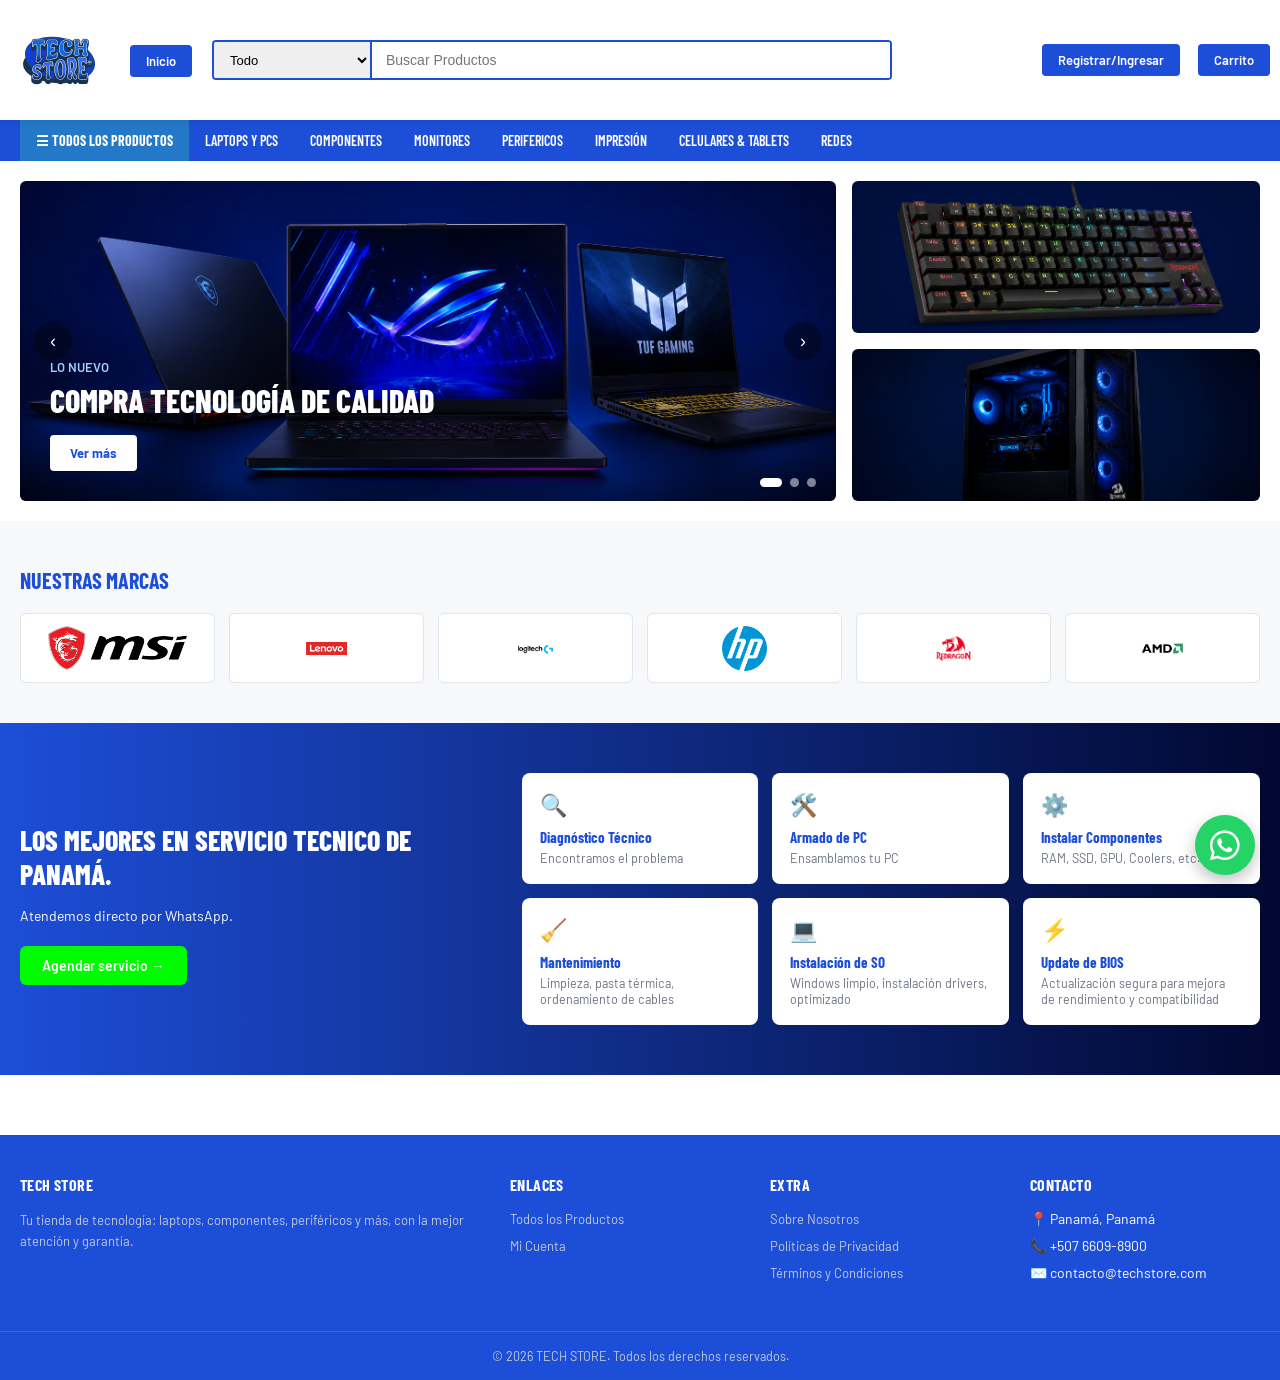
<file: index.html>
<!DOCTYPE html>
<html lang="es">
<head>
<meta charset="UTF-8">
<meta name="viewport" content="width=device-width, initial-scale=1.0">
<title>TECH STORE</title>

<link href="https://fonts.googleapis.com/css2?family=Barlow+Condensed:wght@400;600;700;800&family=Barlow:wght@300;400;500;600&display=swap" rel="stylesheet">
<link rel="stylesheet" href="estilo.css">
<link rel="stylesheet" href="https://cdnjs.cloudflare.com/ajax/libs/font-awesome/6.7.2/css/all.min.css">
</head>

<body>

<!-- PARTE SUPERIOR DEL HEADER -->
<header>
  <div class="interior-encabezado">

    <div class="logo">
      <img src="/imagenes/Blessica Bar & Resto.png" alt="TECH STORE">
    </div>
    <div>
      <a href="index.html" class="boton-inicio">Inicio</a>
    </div>

    <div class="barra-busqueda">
      <select id="categoria-filtro-inicio">
        <option value="">Todo</option>
        <option value="laptops">Laptops y PCs</option>
        <option value="componentes">Componentes</option>
        <option value="monitores">Monitores</option>
        <option value="perifericos">Perifericos</option>
        <option value="impresion">Impresión</option>
        <option value="celulares">Celulares & Tablets</option>
        <option value="redes">Redes</option>
      </select>
      <input type="text" id="busqueda-input-inicio" placeholder="Buscar Productos">
    </div>

    <div class="acciones-encabezado">
      <a href="usuario/usuario.html" class="boton-cuenta">Registrar/Ingresar</a>
      <a href="carrito/carrito.html" class="boton-carrito">Carrito</a>
    </div>

  </div>
</header>

<!-- BARRA DE LAS CATEGORIAS -->
<nav>
  <div class="interior-nav">
    <a href="catalogo/catalogo.html" class="todas-categorias">☰ Todos los Productos</a>
    <a href="#">Laptops y PCs</a>
    <a href="#">Componentes</a>
    <a href="#">Monitores</a>
    <a href="#">Perifericos</a>
    <a href="#">Impresión</a>
    <a href="#">Celulares & Tablets</a>
    <a href="#">Redes</a>
  </div>
</nav>

<!-- BANNER / CARRUSEL DE INICIO -->
<section class="seccion-hero">
 <div class="interior-hero">

  <div class="carrusel-hero">
    <div class="carrusel-pista">

      <div class="carrusel-diapositiva" style="background-image:url('/imagenes/ChatGPT Image 12 jul 2026, 20_25_32.png')">
        <div class="texto-hero">
          <span class="etiqueta-hero">Lo nuevo</span>
          <h2>COMPRA TECNOLOGÍA DE CALIDAD</h2>
          <a href="catalogo/catalogo.html" class="boton-hero">Ver más</a>
        </div>
      </div>

      <div class="carrusel-diapositiva" style="background-image:url('/imagenes/601c5dcf-be89-4524-ac07-4ed17ee5a08f.png')">
        <div class="texto-hero">
          <a href="catalogo/catalogo.html" class="boton-hero">Ver más</a>
        </div>
      </div>

       <div class="carrusel-diapositiva" style="background-image:url('/imagenes/ChatGPT Image 14 jul 2026, 16_11_12.png')">
        <div class="texto-hero">
          <a href="catalogo/catalogo.html" class="boton-hero">Ver más</a>
        </div>
      </div>

    </div>

    <button class="carrusel-flecha carrusel-flecha-izq" aria-label="Anterior">‹</button>
    <button class="carrusel-flecha carrusel-flecha-der" aria-label="Siguiente">›</button>
    <div class="carrusel-puntos"></div>
  </div>

  <div class="lateral-hero">
    <div class="tarjeta-lateral lateral-1"></div>
    <div class="tarjeta-lateral lateral-2"></div>
  </div>

 </div>
</section>

<!-- MARCAS -->
<section class="seccion-marcas">
  <div class="interior-marcas">
    <h3>NUESTRAS MARCAS</h3>
    <div class="cuadricula-marcas">
      <div class="tarjeta-marca"><img src="/imagenes/msi-logo-1.png" alt="MSI"></div>
      <div class="tarjeta-marca"><img src="/imagenes/lenovo-logo-png_seeklogo-267847.png" alt="LENOVO"></div>
      <div class="tarjeta-marca"><img src="/imagenes/logitech-logo-01.png" alt="LOGITECH"></div>
      <div class="tarjeta-marca"><img src="/imagenes/HP_logo_2012.svg.webp" alt="HP"></div>
      <div class="tarjeta-marca"><img src="/imagenes/redragon.png" alt="REDDRAGON"></div>
      <div class="tarjeta-marca"><img src="/imagenes/amd-4-logo-png-transparent.png" alt="AMD"></div>
    </div>
  </div>
</section>

<!-- SERVICIOS -->
<section class="seccion-servicios">
  <div class="interior-servicios">

    <div class="texto-servicios">
      <h2>LOS MEJORES EN SERVICIO TECNICO DE PANAMÁ.</h2>
      <p>Atendemos directo por WhatsApp.</p>
      <a href="https://wa.me/50766088929" class="boton-servicios" target="_blank">Agendar servicio →</a>
    </div>

    <div class="cuadricula-servicios">
      <div class="tarjeta-servicio">
        <span class="icono-servicio">🔍</span>
        <h4>Diagnóstico Técnico</h4>
        <p>Encontramos el problema</p>
      </div>
      <div class="tarjeta-servicio">
        <span class="icono-servicio">🛠️</span>
        <h4>Armado de PC</h4>
        <p>Ensamblamos tu PC</p>
      </div>
      <div class="tarjeta-servicio">
        <span class="icono-servicio">⚙️</span>
        <h4>Instalar Componentes</h4>
        <p>RAM, SSD, GPU, Coolers, etc.</p>
      </div>
      <div class="tarjeta-servicio">
        <span class="icono-servicio">🧹</span>
        <h4>Mantenimiento</h4>
        <p>Limpieza, pasta térmica, ordenamiento de cables</p>
      </div>
      <div class="tarjeta-servicio">
        <span class="icono-servicio">💻</span>
        <h4>Instalación de SO</h4>
        <p>Windows limpio, instalación drivers, optimizado</p>
      </div>
      <div class="tarjeta-servicio">
        <span class="icono-servicio">⚡</span>
        <h4>Update de BIOS</h4>
        <p>Actualización segura para mejora de rendimiento y compatibilidad</p>
      </div>
    </div>
  </div>
</section>

<!-- FOOTER -->
<footer class="pie-pagina">
  <div class="interior-pie">

    <div class="columna-pie">
      <h4>TECH STORE</h4>
      <p>Tu tienda de tecnología: laptops, componentes, periféricos y más, con la mejor atención y garantía.</p>
    </div>

    <div class="columna-pie">
      <h4>Enlaces</h4>
      <ul>
        <li><a href="catalogo/catalogo.html">Todos los Productos</a></li>
        <li><a href="usuario/usuario.html">Mi Cuenta</a></li>
      </ul>
    </div>

    <div class="columna-pie">
      <h4>Extra</h4>
      <ul>
        <li><a href="info/info.html">Sobre Nosotros</a></li>
        <li><a href="info/info.html">Políticas de Privacidad</a></li>
        <li><a href="info/info.html">Términos y Condiciones</a></li>
      </ul>
    </div>

    <div class="columna-pie">
      <h4>Contacto</h4>
      <ul>
        <li>📍 Panamá, Panamá</li>
        <li>📞 +507 6609-8900</li>
        <li>✉️ contacto@techstore.com</li>
      </ul>
    </div>

  </div>

  <div class="pie-inferior">
    <p>© 2026 TECH STORE. Todos los derechos reservados.</p>
  </div>
</footer>

<!-- BOTON FLOTANTE WHATSAPP -->
<a href="https://wa.me/50766098900" class="whatsapp-flotante" target="_blank">
    <i class="fa-brands fa-whatsapp"></i>
</a>

<script src="carrusel.js"></script>
<script src="carrito/carrito.js"></script>
<script src="busqueda-inicio.js"></script>
</body>
</html>
</file>
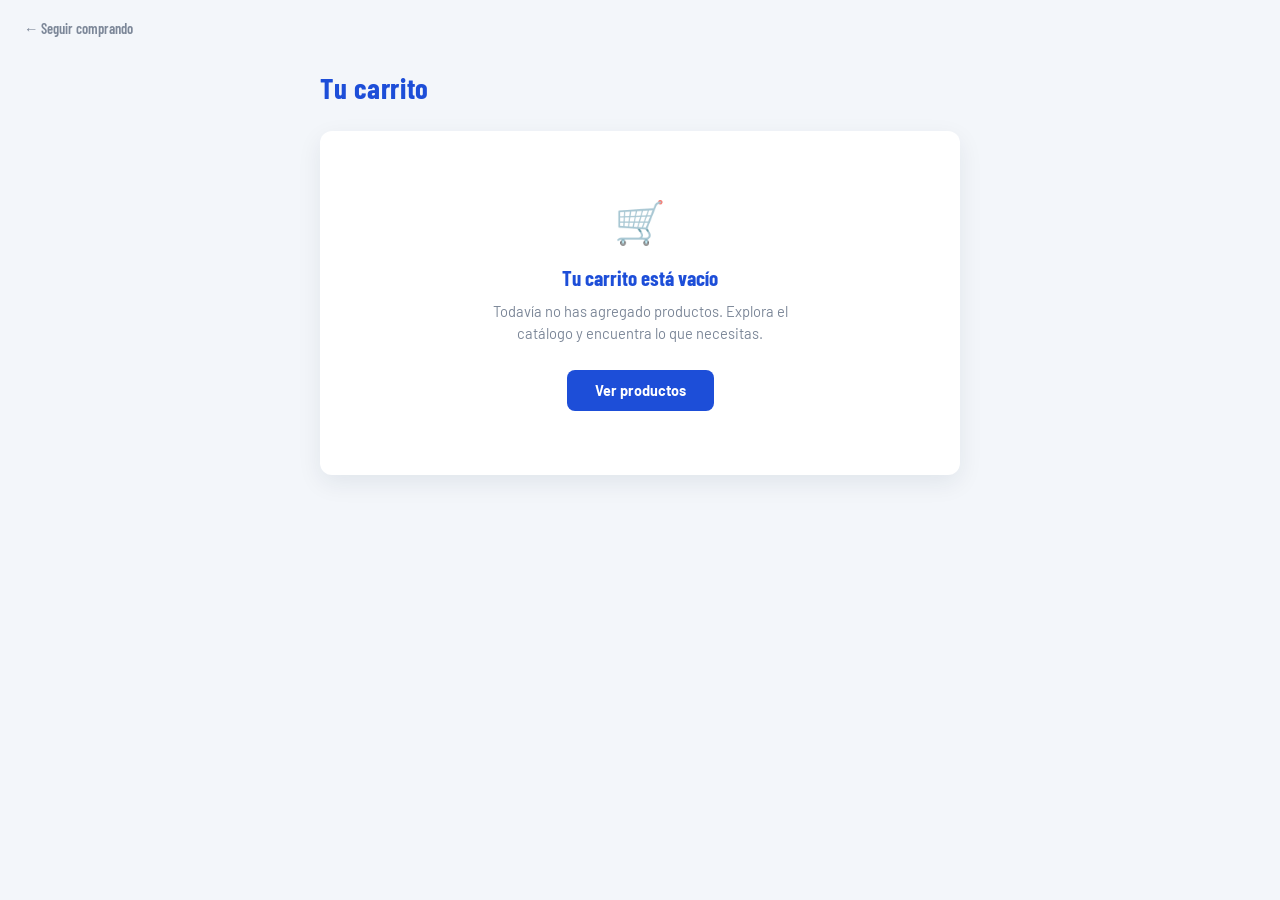
<file: carrito/carrito.html>
<!DOCTYPE html>
<html lang="es">
<head>
<meta charset="UTF-8">
<meta name="viewport" content="width=device-width, initial-scale=1.0">
<title>TECH STORE — Carrito</title>
<link href="https://fonts.googleapis.com/css2?family=Barlow+Condensed:wght@400;600;700;800&family=Barlow:wght@300;400;500;600&display=swap" rel="stylesheet">
<link rel="stylesheet" href="carrito.css">
</head>
<body>

<a href="../index.html" class="enlace-volver">← Seguir comprando</a>

<div class="contenedor">
  <h1>Tu carrito</h1>

  <div class="carrito-vacio">
    <div class="icono-vacio">🛒</div>
    <p class="titulo-vacio">Tu carrito está vacío</p>
    <p class="texto-vacio">Todavía no has agregado productos. Explora el catálogo y encuentra lo que necesitas.</p>
    <a href="../catalogo/catalogo.html" class="boton-vacio">Ver productos</a>
  </div>
</div>

<script src="carrito.js"></script>
</body>
</html>
</file>
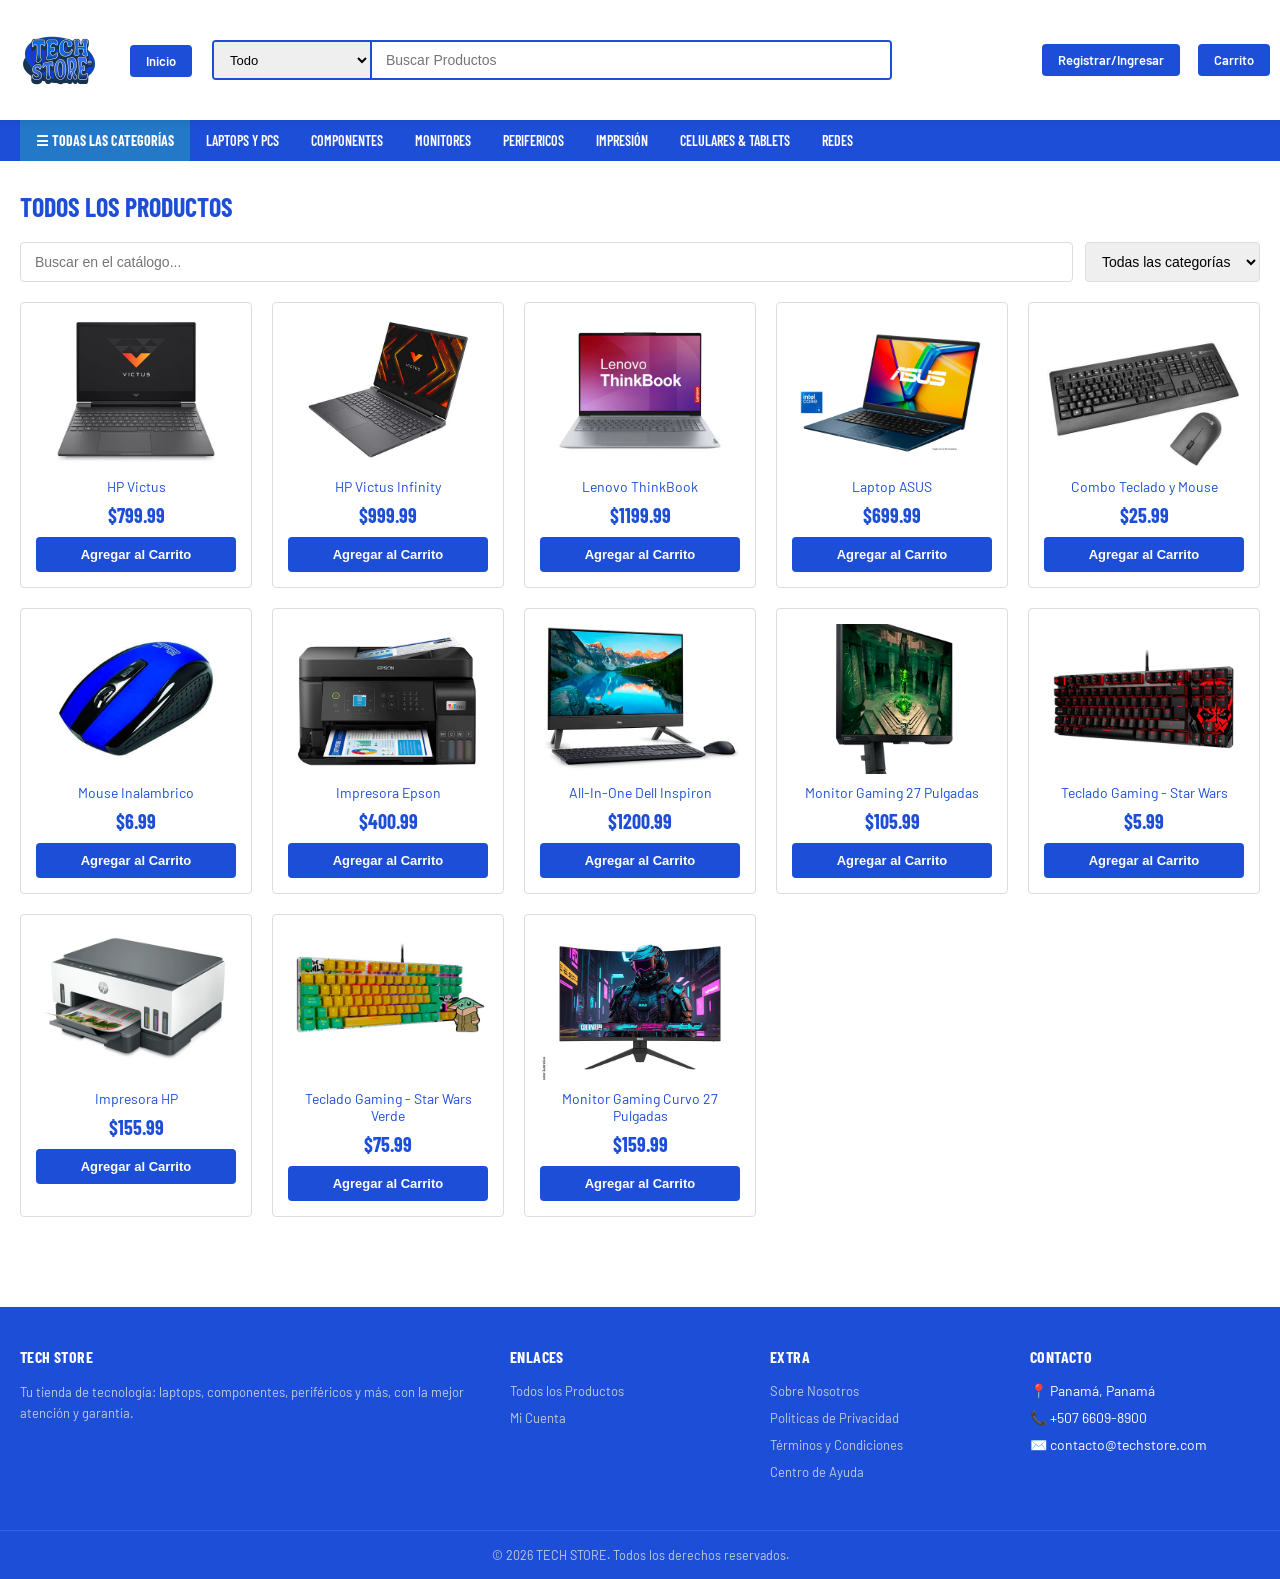
<file: catalogo/catalogo.html>
<!DOCTYPE html>
<html lang="es">
<head>
<meta charset="UTF-8">
<meta name="viewport" content="width=device-width, initial-scale=1.0">
<title>Todos los Productos - TECH STORE</title>
<link href="https://fonts.googleapis.com/css2?family=Barlow+Condensed:wght@400;600;700;800&family=Barlow:wght@300;400;500;600&display=swap" rel="stylesheet">
<link rel="stylesheet" href="../estilo.css">
<link rel="stylesheet" href="catalogo.css">
</head>
<body>

<header>
  <div class="interior-encabezado">
    <div class="logo">
      <img src="/imagenes/Blessica Bar & Resto.png" alt="TECH STORE">
    </div>
    <div>
      <a href="../index.html" class="boton-inicio">Inicio</a>
    </div>
    <div class="barra-busqueda">
      <select id="categoria-filtro-catalogo">
        <option value="">Todo</option>
        <option value="laptops">Laptops y PCs</option>
        <option value="componentes">Componentes</option>
        <option value="monitores">Monitores</option>
        <option value="perifericos">Perifericos</option>
        <option value="impresion">Impresión</option>
        <option value="celulares">Celulares & Tablets</option>
        <option value="redes">Redes</option>
      </select>
      <input type="text" id="busqueda-input-catalogo" placeholder="Buscar Productos">
    </div>
    <div class="acciones-encabezado">
      <a href="../usuario/usuario.html" class="boton-cuenta">Registrar/Ingresar</a>
      <a href="../carrito/carrito.html" class="boton-carrito">Carrito</a>
    </div>
  </div>
</header>

<nav>
  <div class="interior-nav">
    <a href="catalogo.html" class="todas-categorias activo">☰ Todas las Categorías</a>
    <a href="#">Laptops y PCs</a>
    <a href="#">Componentes</a>
    <a href="#">Monitores</a>
    <a href="#">Perifericos</a>
    <a href="#">Impresión</a>
    <a href="#">Celulares & Tablets</a>
    <a href="#">Redes</a>
  </div>
</nav>

<main class="catalogo">
  <h1>Todos los Productos</h1>

  <div class="barra-filtro">
    <input type="text" id="busqueda-catalogo" placeholder="Buscar en el catálogo...">
    <select id="categoria-catalogo">
      <option value="">Todas las categorías</option>
      <option value="laptops">Laptops y PCs</option>
      <option value="componentes">Componentes</option>
      <option value="monitores">Monitores</option>
      <option value="perifericos">Perifericos</option>
      <option value="impresion">Impresión</option>
      <option value="celulares">Celulares & Tablets</option>
      <option value="redes">Redes</option>
    </select>
  </div>

  <div class="cuadricula-productos">

    <div class="tarjeta-producto" data-id="1" data-categoria="laptops">
      <div class="imagen-producto"><img src="/imagenes/PS0009563_1_554x554.webp" alt="HP Victus"></div>
      <p class="nombre-producto">HP Victus</p>
      <p class="precio-producto">$799.99</p>
      <button>Agregar al Carrito</button>
    </div>

    <div class="tarjeta-producto" data-id="2" data-categoria="laptops">
      <div class="imagen-producto"><img src="/imagenes/PS0017066_3_554x554.webp" alt="HP Victus Infinity"></div>
      <p class="nombre-producto">HP Victus Infinity</p>
      <p class="precio-producto">$999.99</p>
      <button>Agregar al Carrito</button>
    </div>

    <div class="tarjeta-producto" data-id="3" data-categoria="laptops">
      <div class="imagen-producto"><img src="/imagenes/PS0016649_3_554x554.webp" alt="Lenovo ThinkBook"></div>
      <p class="nombre-producto">Lenovo ThinkBook</p>
      <p class="precio-producto">$1199.99</p>
      <button>Agregar al Carrito</button>
    </div>

    <div class="tarjeta-producto" data-id="4" data-categoria="laptops">
      <div class="imagen-producto"><img src="/imagenes/PS0017655_7_554x554.webp" alt="Laptop ASUS"></div>
      <p class="nombre-producto">Laptop ASUS</p>
      <p class="precio-producto">$699.99</p>
      <button>Agregar al Carrito</button>
    </div>

    <div class="tarjeta-producto" data-id="5" data-categoria="perifericos">
      <div class="imagen-producto"><img src="/imagenes/MIGPS0015258_1_500x500.jpg" alt="Combo Teclado y Mouse"></div>
      <p class="nombre-producto">Combo Teclado y Mouse</p>
      <p class="precio-producto">$25.99</p>
      <button>Agregar al Carrito</button>
    </div>

    <div class="tarjeta-producto" data-id="6" data-categoria="perifericos">
      <div class="imagen-producto"><img src="/imagenes/MIGPS0015231_1_554x554.webp" alt="Mouse Inalambrico"></div>
      <p class="nombre-producto">Mouse Inalambrico</p>
      <p class="precio-producto">$6.99</p>
      <button>Agregar al Carrito</button>
    </div>

    <div class="tarjeta-producto" data-id="7" data-categoria="impresion">
      <div class="imagen-producto"><img src="/imagenes/PS0008896_0_554x554.webp" alt="Impresora Epson"></div>
      <p class="nombre-producto">Impresora Epson</p>
      <p class="precio-producto">$400.99</p>
      <button>Agregar al Carrito</button>
    </div>

    <div class="tarjeta-producto" data-id="8" data-categoria="laptops">
      <div class="imagen-producto"><img src="/imagenes/PS0014063_0_554x554.webp" alt="All-In-One Dell Inspiron"></div>
      <p class="nombre-producto">All-In-One Dell Inspiron</p>
      <p class="precio-producto">$1200.99</p>
      <button>Agregar al Carrito</button>
    </div>

    <div class="tarjeta-producto" data-id="9" data-categoria="monitores">
      <div class="imagen-producto"><img src="/imagenes/PS0012689_2_554x554.webp" alt="Monitor Gaming 27 Pulgadas"></div>
      <p class="nombre-producto">Monitor Gaming 27 Pulgadas</p>
      <p class="precio-producto">$105.99</p>
      <button>Agregar al Carrito</button>
    </div>

    <div class="tarjeta-producto" data-id="10" data-categoria="perifericos">
      <div class="imagen-producto"><img src="/imagenes/PS0014165_0_500x500.webp" alt="Teclado Gaming Star Wars"></div>
      <p class="nombre-producto">Teclado Gaming - Star Wars</p>
      <p class="precio-producto">$5.99</p>
      <button>Agregar al Carrito</button>
    </div>

    <div class="tarjeta-producto" data-id="11" data-categoria="impresion">
      <div class="imagen-producto"><img src="/imagenes/PS0006226_9_500x500.webp" alt="Impresora HP"></div>
      <p class="nombre-producto">Impresora HP</p>
      <p class="precio-producto">$155.99</p>
      <button>Agregar al Carrito</button>
    </div>

    <div class="tarjeta-producto" data-id="12" data-categoria="perifericos">
      <div class="imagen-producto"><img src="/imagenes/PS0014158_0_500x500.webp" alt="Teclado Gaming Star Wars Verde"></div>
      <p class="nombre-producto">Teclado Gaming - Star Wars Verde</p>
      <p class="precio-producto">$75.99</p>
      <button>Agregar al Carrito</button>
    </div>

    <div class="tarjeta-producto" data-id="13" data-categoria="monitores">
      <div class="imagen-producto"><img src="/imagenes/PS0015108_0_554x554.webp" alt="Monitor Gaming Curvo 27 Pulgadas"></div>
      <p class="nombre-producto">Monitor Gaming Curvo 27 Pulgadas</p>
      <p class="precio-producto">$159.99</p>
      <button>Agregar al Carrito</button>
    </div>

  </div>
</main>

<footer class="pie-pagina">
  <div class="interior-pie">
    <div class="columna-pie">
      <h4>TECH STORE</h4>
      <p>Tu tienda de tecnología: laptops, componentes, periféricos y más, con la mejor atención y garantía.</p>
    </div>
    <div class="columna-pie">
      <h4>Enlaces</h4>
      <ul>
        <li><a href="catalogo.html">Todos los Productos</a></li>
        <li><a href="../usuario/usuario.html">Mi Cuenta</a></li>
      </ul>
    </div>
    <div class="columna-pie">
      <h4>Extra</h4>
      <ul>
        <li><a href="#">Sobre Nosotros</a></li>
        <li><a href="#">Políticas de Privacidad</a></li>
        <li><a href="#">Términos y Condiciones</a></li>
        <li><a href="#">Centro de Ayuda</a></li>
      </ul>
    </div>
    <div class="columna-pie">
      <h4>Contacto</h4>
      <ul>
        <li>📍 Panamá, Panamá</li>
        <li>📞 +507 6609-8900</li>
        <li>✉️ contacto@techstore.com</li>
      </ul>
    </div>
  </div>
  <div class="pie-inferior">
    <p>© 2026 TECH STORE. Todos los derechos reservados.</p>
  </div>
</footer>

<script src="../carrito/carrito.js"></script>
<script src="zoom.js"></script>
<script src="filtro.js"></script>
<script src="../busqueda-inicio.js"></script>
</body>
</html>
</file>
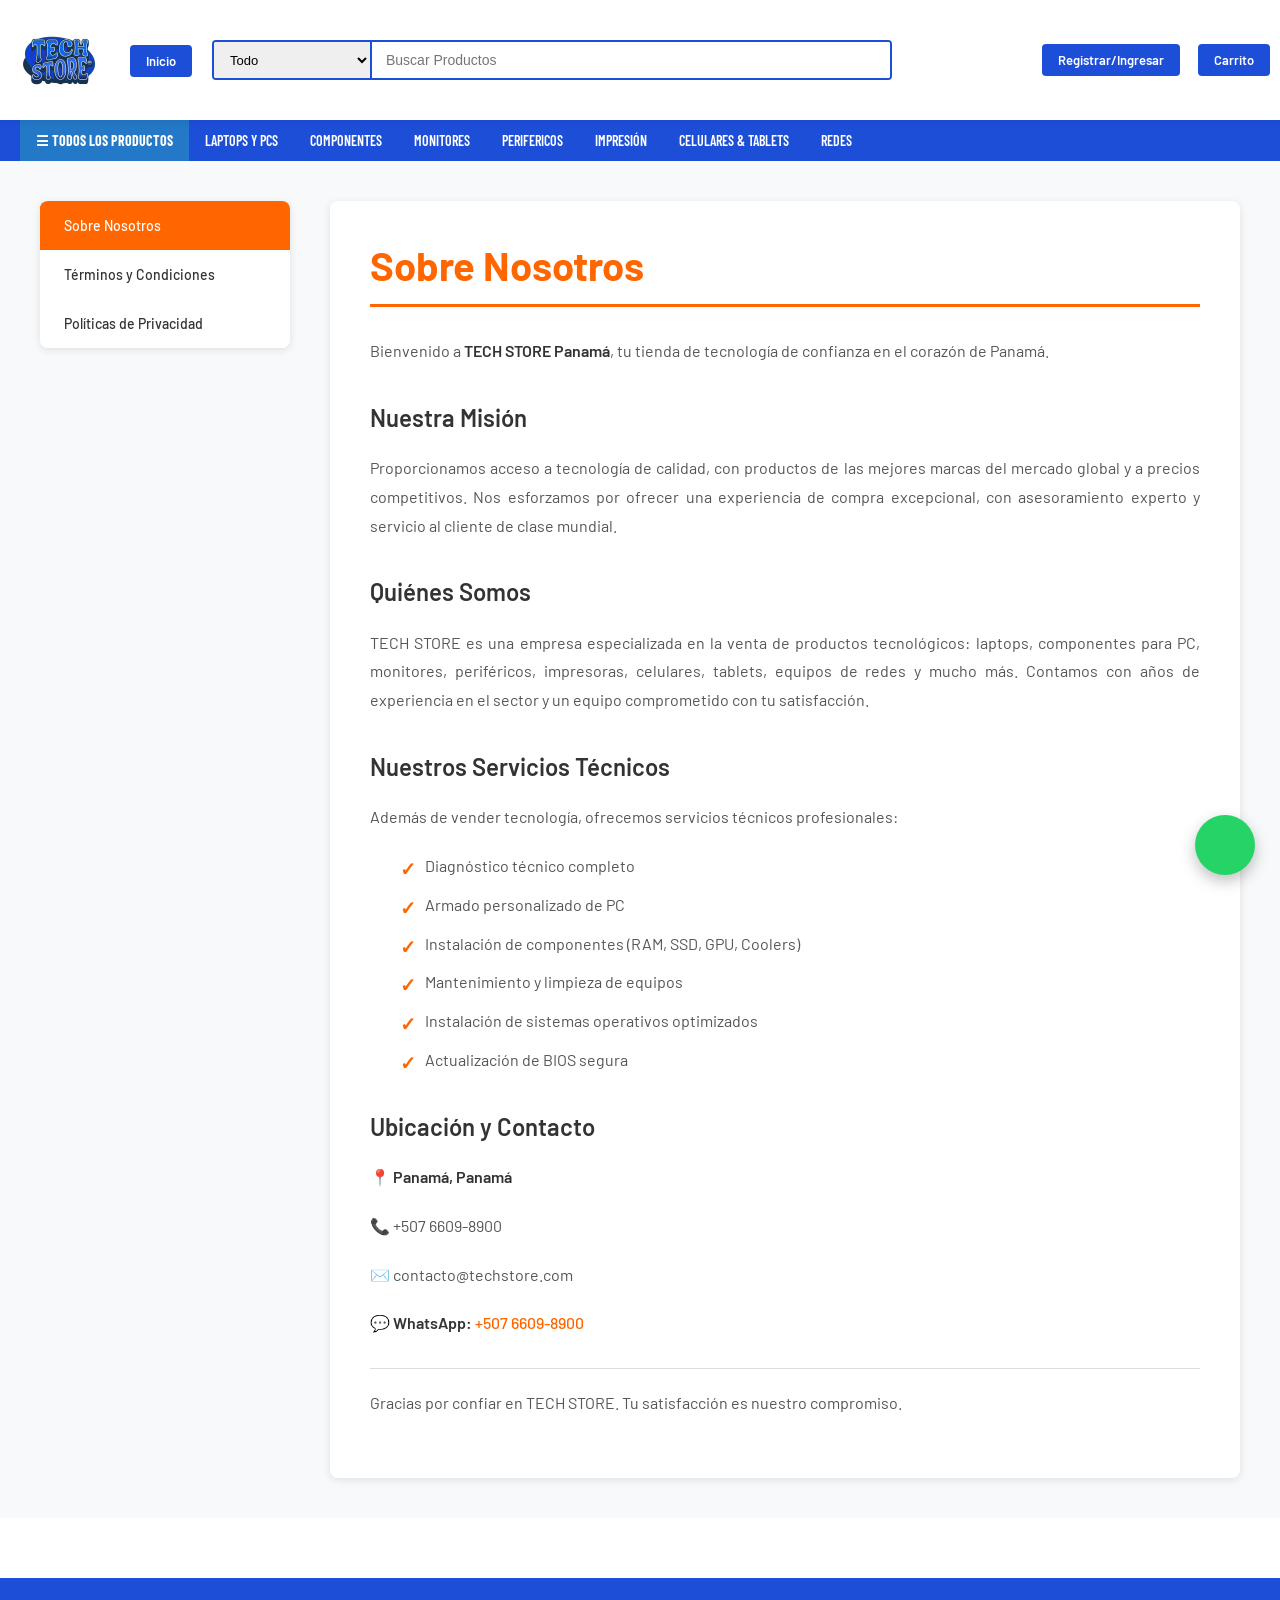
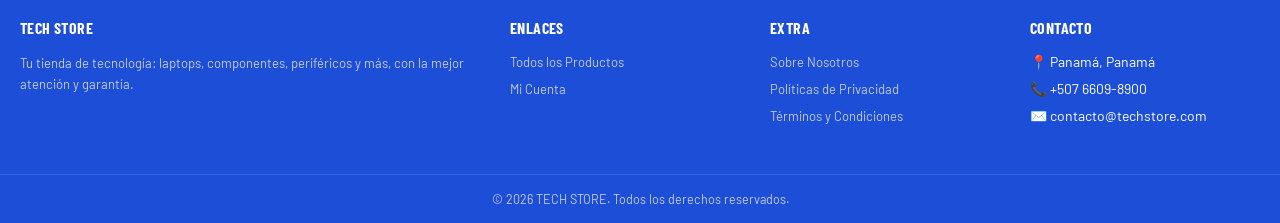
<file: info/info.html>
<!DOCTYPE html>
<html lang="es">
<head>
<meta charset="UTF-8">
<meta name="viewport" content="width=device-width, initial-scale=1.0">
<title>Información - TECH STORE</title>
<link href="https://fonts.googleapis.com/css2?family=Barlow+Condensed:wght@400;600;700;800&family=Barlow:wght@300;400;500;600&display=swap" rel="stylesheet">
<link rel="stylesheet" href="../estilo.css">
<link rel="stylesheet" href="info.css">
</head>
<body>

<header>
  <div class="interior-encabezado">
    <div class="logo">
      <img src="/imagenes/Blessica Bar & Resto.png" alt="TECH STORE">
    </div>
    <div>
      <a href="../index.html" class="boton-inicio">Inicio</a>
    </div>
    <div class="barra-busqueda">
      <select id="categoria-filtro-inicio">
        <option value="">Todo</option>
        <option value="laptops">Laptops y PCs</option>
        <option value="componentes">Componentes</option>
        <option value="monitores">Monitores</option>
        <option value="perifericos">Perifericos</option>
        <option value="impresion">Impresión</option>
        <option value="celulares">Celulares & Tablets</option>
        <option value="redes">Redes</option>
      </select>
      <input type="text" id="busqueda-input-inicio" placeholder="Buscar Productos">
    </div>
    <div class="acciones-encabezado">
      <a href="../usuario/usuario.html" class="boton-cuenta">Registrar/Ingresar</a>
      <a href="../carrito/carrito.html" class="boton-carrito">Carrito</a>
    </div>
  </div>
</header>

<nav>
  <div class="interior-nav">
    <a href="../catalogo/catalogo.html" class="todas-categorias">☰ Todos los Productos</a>
    <a href="#">Laptops y PCs</a>
    <a href="#">Componentes</a>
    <a href="#">Monitores</a>
    <a href="#">Perifericos</a>
    <a href="#">Impresión</a>
    <a href="#">Celulares & Tablets</a>
    <a href="#">Redes</a>
  </div>
</nav>

<main class="pagina-info">
  <div class="interior-info">

    <!-- MENU DE NAVEGACION -->
    <aside class="menu-lateral">
      <nav class="nav-info">
        <a href="#sobre-nosotros" class="enlace-info activo">Sobre Nosotros</a>
        <a href="#terminos-condiciones" class="enlace-info">Términos y Condiciones</a>
        <a href="#politicas-privacidad" class="enlace-info">Políticas de Privacidad</a>
      </nav>
    </aside>

    <!-- CONTENIDO PRINCIPAL -->
    <section class="contenido-info">

      <!-- SOBRE NOSOTROS -->
      <article id="sobre-nosotros" class="seccion-info activa">
        <h1>Sobre Nosotros</h1>
        <div class="contenido-articulo">
          <p>Bienvenido a <strong>TECH STORE Panamá</strong>, tu tienda de tecnología de confianza en el corazón de Panamá.</p>
          
          <h3>Nuestra Misión</h3>
          <p>Proporcionamos acceso a tecnología de calidad, con productos de las mejores marcas del mercado global y a precios competitivos. Nos esforzamos por ofrecer una experiencia de compra excepcional, con asesoramiento experto y servicio al cliente de clase mundial.</p>

          <h3>Quiénes Somos</h3>
          <p>TECH STORE es una empresa especializada en la venta de productos tecnológicos: laptops, componentes para PC, monitores, periféricos, impresoras, celulares, tablets, equipos de redes y mucho más. Contamos con años de experiencia en el sector y un equipo comprometido con tu satisfacción.</p>

          <h3>Nuestros Servicios Técnicos</h3>
          <p>Además de vender tecnología, ofrecemos servicios técnicos profesionales:</p>
          <ul>
            <li>Diagnóstico técnico completo</li>
            <li>Armado personalizado de PC</li>
            <li>Instalación de componentes (RAM, SSD, GPU, Coolers)</li>
            <li>Mantenimiento y limpieza de equipos</li>
            <li>Instalación de sistemas operativos optimizados</li>
            <li>Actualización de BIOS segura</li>
          </ul>

          <h3>Ubicación y Contacto</h3>
          <p><strong>📍 Panamá, Panamá</strong></p>
          <p><strong>📞</strong> +507 6609-8900</p>
          <p><strong>✉️</strong> contacto@techstore.com</p>
          <p><strong>💬 WhatsApp:</strong> <a href="https://wa.me/50766098900" target="_blank">+507 6609-8900</a></p>

          <p style="margin-top: 30px; padding-top: 20px; border-top: 1px solid #ddd;">Gracias por confiar en TECH STORE. Tu satisfacción es nuestro compromiso.</p>
        </div>
      </article>

      <!-- TERMINOS Y CONDICIONES -->
      <article id="terminos-condiciones" class="seccion-info">
        <h1>Términos y Condiciones</h1>
        <div class="contenido-articulo">
          <p>Última actualización: Julio 2026</p>

          <h3>1. Aceptación de Términos</h3>
          <p>Al acceder y utilizar este sitio web, aceptas estar legalmente vinculado por estos términos y condiciones. Si no estás de acuerdo con alguna parte de estos términos, no debes usar este sitio.</p>

          <h3>2. Uso de la Plataforma</h3>
          <p>Utilizarás este sitio web únicamente para propósitos legales y de manera que no infrinja los derechos de otros ni restrinja su uso y disfrute. La conducta prohibida incluye:</p>
          <ul>
            <li>Acosar o provocar angustia o inconvenientes a cualquier persona</li>
            <li>Transmitir obscenidades u objetos ofensivos</li>
            <li>Interrumpir el flujo normal del diálogo dentro de TECH STORE</li>
            <li>Actividades relacionadas con delitos cibernéticos</li>
          </ul>

          <h3>3. Productos y Precios</h3>
          <p>Nos esforzamos por proporcionar información precisa sobre nuestros productos. Sin embargo, no garantizamos que todas las descripciones, precios o disponibilidad sean exactas, completas o libres de errores. Nos reservamos el derecho de corregir cualquier error o inexactitud.</p>

          <h3>4. Política de Compras</h3>
          <p>Todas las compras realizadas a través de TECH STORE están sujetas a aceptación y confirmación. Nos reservamos el derecho de rechazar o cancelar cualquier pedido. Los productos están disponibles mientras exista stock.</p>

          <h3>5. Entrega y Devoluciones</h3>
          <p>La entrega se realiza según los tiempos especificados en el carrito. Los productos pueden ser devueltos dentro de 14 días después de la compra, siempre que estén en perfecto estado y con todas sus piezas originales.</p>

          <h3>6. Responsabilidad Limitada</h3>
          <p>TECH STORE no será responsable por daños indirectos, incidentales, especiales, consecuentes o punitivos derivados del uso de este sitio o los productos comprados.</p>

          <h3>7. Cambios en los Términos</h3>
          <p>TECH STORE se reserva el derecho de modificar estos términos en cualquier momento. Los cambios serán efectivos inmediatamente después de su publicación en el sitio.</p>
        </div>
      </article>

      <!-- POLITICAS DE PRIVACIDAD -->
      <article id="politicas-privacidad" class="seccion-info">
        <h1>Políticas de Privacidad</h1>
        <div class="contenido-articulo">
          <p>Última actualización: Julio 2026</p>

          <h3>1. Introducción</h3>
          <p>En TECH STORE, respetamos tu privacidad y estamos comprometidos a proteger tus datos personales. Esta política de privacidad explica cómo recopilamos, utilizamos y protegemos tu información.</p>

          <h3>2. Información que Recopilamos</h3>
          <p>Recopilamos información que proporcionas voluntariamente al:</p>
          <ul>
            <li>Crear una cuenta de usuario</li>
            <li>Realizar una compra</li>
            <li>Suscribirse a nuestro newsletter</li>
            <li>Contactarnos a través del formulario de contacto</li>
          </ul>

          <p><strong>Información que recopilamos automáticamente:</strong></p>
          <ul>
            <li>Dirección IP</li>
            <li>Tipo de navegador y dispositivo</li>
            <li>Páginas visitadas y tiempo en el sitio</li>
            <li>Cookies y tecnologías similares</li>
          </ul>

          <h3>3. Uso de la Información</h3>
          <p>Utilizamos tu información para:</p>
          <ul>
            <li>Procesar tus pedidos y entregas</li>
            <li>Mejorar nuestros productos y servicios</li>
            <li>Enviar actualizaciones sobre tu pedido</li>
            <li>Responder a tus consultas</li>
            <li>Prevenir fraude y abuso</li>
          </ul>

          <h3>4. Protección de Datos</h3>
          <p>Implementamos medidas de seguridad técnicas, administrativas y físicas para proteger tus datos personales contra acceso no autorizado, alteración, divulgación o destrucción.</p>

          <h3>5. Compartir Información</h3>
          <p>No compartimos tu información personal con terceros, excepto cuando es necesario para:</p>
          <ul>
            <li>Procesar pagos (procesadores de pago autorizados)</li>
            <li>Entregar tus pedidos (proveedores logísticos)</li>
            <li>Cumplir con requisitos legales</li>
          </ul>

          <h3>6. Cookies</h3>
          <p>Utilizamos cookies para mejorar tu experiencia en nuestro sitio. Puedes controlar el uso de cookies a través de la configuración de tu navegador. Sin embargo, desactivar las cookies puede afectar la funcionalidad del sitio.</p>

          <h3>7. Tus Derechos</h3>
          <p>Tienes derecho a:</p>
          <ul>
            <li>Acceder a tus datos personales</li>
            <li>Corregir información incorrecta</li>
            <li>Solicitar la eliminación de tus datos</li>
            <li>Oponerte al procesamiento de tus datos</li>
          </ul>

          <h3>8. Contacto</h3>
          <p>Si tienes preguntas sobre esta política de privacidad o deseas ejercer tus derechos, contáctanos:</p>
          <p><strong>📧 Email:</strong> contacto@techstore.com</p>
          <p><strong>📞 Teléfono:</strong> +507 6609-8900</p>

          <h3>9. Cambios en la Política</h3>
          <p>TECH STORE puede actualizar esta política de privacidad en cualquier momento. Te notificaremos sobre cambios significativos mediante correo electrónico o un aviso destacado en nuestro sitio.</p>
        </div>
      </article>

    </section>

  </div>
</main>

<footer class="pie-pagina">
  <div class="interior-pie">
    <div class="columna-pie">
      <h4>TECH STORE</h4>
      <p>Tu tienda de tecnología: laptops, componentes, periféricos y más, con la mejor atención y garantía.</p>
    </div>
    <div class="columna-pie">
      <h4>Enlaces</h4>
      <ul>
        <li><a href="../catalogo/catalogo.html">Todos los Productos</a></li>
        <li><a href="../usuario/usuario.html">Mi Cuenta</a></li>
      </ul>
    </div>
    <div class="columna-pie">
      <h4>Extra</h4>
      <ul>
        <li><a href="info.html">Sobre Nosotros</a></li>
        <li><a href="info.html">Políticas de Privacidad</a></li>
        <li><a href="info.html">Términos y Condiciones</a></li>
      </ul>
    </div>
    <div class="columna-pie">
      <h4>Contacto</h4>
      <ul>
        <li>📍 Panamá, Panamá</li>
        <li>📞 +507 6609-8900</li>
        <li>✉️ contacto@techstore.com</li>
      </ul>
    </div>
  </div>
  <div class="pie-inferior">
    <p>© 2026 TECH STORE. Todos los derechos reservados.</p>
  </div>
</footer>

<a href="https://wa.me/50766098900" class="whatsapp-flotante" target="_blank">
    <i class="fa-brands fa-whatsapp"></i>
</a>

<script src="../carrusel.js"></script>
<script src="../carrito/carrito.js"></script>
<script src="../busqueda-inicio.js"></script>
<script src="info.js"></script>
</body>
</html>
</file>
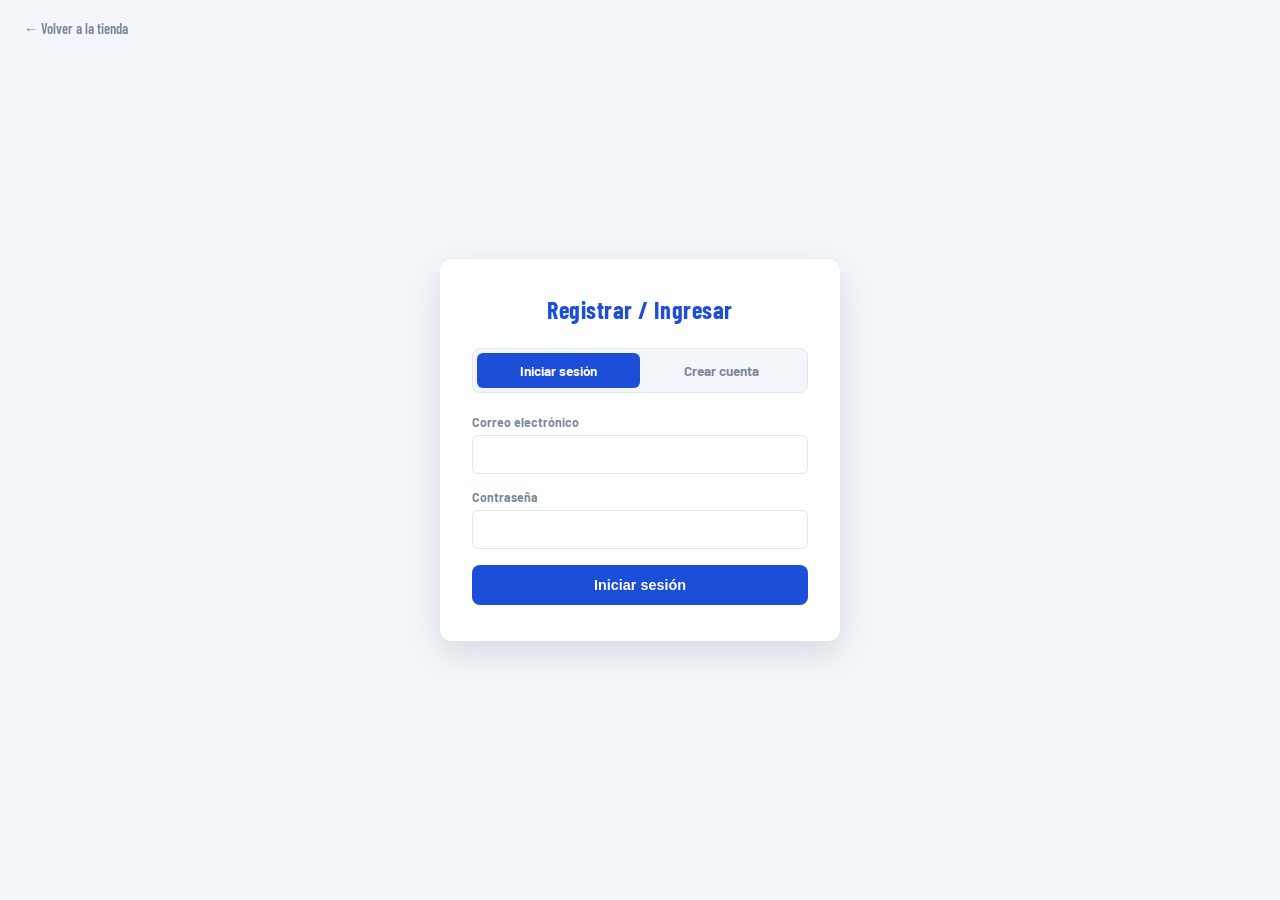
<file: usuario/usuario.html>
<!DOCTYPE html>
<html lang="es">
<head>
<meta charset="UTF-8">
<meta name="viewport" content="width=device-width, initial-scale=1.0">
<title>TECH STORE — Registrar / Ingresar</title>
<link href="https://fonts.googleapis.com/css2?family=Barlow+Condensed:wght@400;600;700;800&family=Barlow:wght@300;400;500;600&display=swap" rel="stylesheet">
<link rel="stylesheet" href="usuario.css">
</head>
<body>

<a href="../index.html" class="enlace-volver">← Volver a la tienda</a>

<div class="tarjeta">
  <input class="oculto" type="radio" name="vista" id="ingresar" checked>
  <input class="oculto" type="radio" name="vista" id="registrar">

  <h1>Registrar / Ingresar</h1>

  <nav class="pestanas">
    <label for="ingresar">Iniciar sesión</label>
    <label for="registrar">Crear cuenta</label>
  </nav>

  <div class="paneles">

    <div class="panel panel-ingreso">
      <div class="campo">
        <label for="correo-ingreso">Correo electrónico</label>
        <input type="email" id="correo-ingreso">
      </div>
      <div class="campo">
        <label for="clave-ingreso">Contraseña</label>
        <input type="password" id="clave-ingreso">
      </div>
      <button type="button">Iniciar sesión</button>
    </div>

    <div class="panel panel-registro">
      <div class="campo">
        <label for="nombre-registro">Nombre completo</label>
        <input type="text" id="nombre-registro">
      </div>
      <div class="campo">
        <label for="correo-registro">Correo electrónico</label>
        <input type="email" id="correo-registro">
      </div>
      <div class="campo">
        <label for="clave-registro">Contraseña</label>
        <input type="password" id="clave-registro">
      </div>
      <button type="button">Crear cuenta</button>
    </div>

  </div>
</div>

</body>
</html>
</file>
<file: estilo.css>
:root{
    --color-fondo:#ffffff;
    --color-fondo-header:#ffffff;
    --color-primario:#1D4ED8;
    --color-nav:#1D4ED8;
    --color-boton-hover:#2378c7;
}

*{
    margin:0;
    padding:0;
    box-sizing:border-box;
}

body{
    font-family:'Barlow',sans-serif;
    background:var(--color-fondo);
    color:#ffffff;
    font-size:14px;
}

a{
    text-decoration:none;
    color:inherit;
}

header{
    background:var(--color-fondo-header);
    padding:10px 0;
    position:sticky;
    top:0;
    z-index:100;
    box-shadow:0 2px 8px rgba(0,0,0,.07);
}

.interior-encabezado{
    max-width:1280px;
    margin:0 auto;
    padding:0 10px;
    display:flex;
    align-items:center;
    gap:20px;
}

.logo{
    min-width:100px;
}

.logo img{
    width:100px;
    height:100px;
    display:block;
}

.barra-busqueda{
    flex:1;
    display:flex;
    border:2px solid var(--color-primario);
    border-radius:4px;
    overflow:hidden;
    max-width:680px;
}

.barra-busqueda select{
    border:none;
    border-right:2px solid var(--color-primario);
    padding:0 12px;
    font-size:13px;
    outline:none;
    cursor:pointer;
}

.barra-busqueda input{
    flex:1;
    border:none;
    padding:10px 14px;
    font-size:14px;
    outline:none;
}

.barra-busqueda button{
    border:none;
    background:var(--color-primario);
    color:#ffffff;
    padding:0 18px;
    cursor:pointer;
    font-size:16px;
}

.acciones-encabezado{
    display:flex;
    align-items:center;
    gap:18px;
    margin-left:auto;
}

.boton-cuenta,
.boton-carrito,
.boton-inicio{
    background:var(--color-primario);
    color:white;
    padding:8px 16px;
    border-radius:4px;
    font-size:13px;
    font-weight:600;
    cursor:pointer;
}

nav{
    background:var(--color-nav);
}

.interior-nav{
    max-width:1280px;
    margin:0 auto;
    padding:0 20px;
    display:flex;
    align-items:center;
}

.interior-nav a{
    color:#ffffff;
    font-family:'Barlow Condensed',sans-serif;
    font-size:14px;
    font-weight:600;
    text-transform:uppercase;
    padding:12px 16px;
    display:block;
    transition:.2s;
}

.interior-nav a:hover,
.interior-nav a.activo{
    background:var(--color-boton-hover);
    color:#ffffff;
}

.interior-nav .todas-categorias{
    background:var(--color-boton-hover);
    color:#ffffff;
    font-weight:700;
}


/* ===== HERO / CARRUSEL ===== */

.seccion-hero{
    max-width:1280px;
    margin:0 auto;
    padding:20px;
}

.interior-hero{
    display:grid;
    grid-template-columns:2fr 1fr;
    gap:16px;
}

.carrusel-hero{
    position:relative;
    border-radius:6px;
    min-height:320px;
    overflow:hidden;
}

.carrusel-pista{
    display:flex;
    height:100%;
    min-height:320px;
    transition:transform .6s ease;
}

.carrusel-diapositiva{
    position:relative;
    flex:0 0 100%;
    min-height:320px;
    background-size:cover;
    background-position:center;
    display:flex;
    align-items:flex-end;
    padding:30px;
}

.carrusel-diapositiva::before{
    content:"";
    position:absolute;
    inset:0;
    background:linear-gradient(0deg, rgba(0,0,0,.55) 0%, rgba(0,0,0,0) 55%);
}

.texto-hero{
    position:relative;
    z-index:2;
}

.etiqueta-hero{
    display:block;
    color:#9fd0ff;
    font-size:13px;
    font-weight:600;
    text-transform:uppercase;
    margin-bottom:6px;
}

.texto-hero h2{
    font-family:'Barlow Condensed',sans-serif;
    font-weight:800;
    font-size:32px;
    color:#ffffff;
    margin-bottom:16px;
}

.boton-hero{
    display:inline-block;
    background:#ffffff;
    color:var(--color-primario);
    padding:10px 20px;
    border-radius:4px;
    font-size:13px;
    font-weight:700;
}

.carrusel-flecha{
    position:absolute;
    top:50%;
    transform:translateY(-50%);
    width:38px;
    height:38px;
    border:none;
    border-radius:50%;
    background:rgba(0,0,0,.35);
    color:#ffffff;
    font-size:18px;
    cursor:pointer;
    z-index:3;
    display:flex;
    align-items:center;
    justify-content:center;
    transition:.2s;
}

.carrusel-flecha:hover{
    background:rgba(0,0,0,.6);
}

.carrusel-flecha-izq{ left:14px; }
.carrusel-flecha-der{ right:14px; }

.carrusel-puntos{
    position:absolute;
    bottom:14px;
    right:20px;
    display:flex;
    gap:8px;
    z-index:3;
}

.carrusel-punto{
    width:9px;
    height:9px;
    border-radius:50%;
    background:rgba(255,255,255,.5);
    border:none;
    cursor:pointer;
    padding:0;
    transition:.2s;
}

.carrusel-punto.activo{
    background:#ffffff;
    width:22px;
    border-radius:5px;
}

.lateral-hero{
    display:flex;
    flex-direction:column;
    gap:16px;
}

.tarjeta-lateral{
    border-radius:6px;
    flex:1;
    min-height:150px;
    background-size:cover;
    background-position:center;
}

.lateral-1{
    background-image:url('/imagenes/ChatGPT Image 12 jul 2026, 20_22_47.png');
}

.lateral-2{
    background-image:url('/imagenes/14 jul 2026, 16_07_28.png');
}

@media (max-width:860px){
    .interior-hero{ grid-template-columns:1fr; }
}


/* ===== MARCAS ===== */
.seccion-marcas{
    background:#f7f8fa;
    padding:40px 0;
}

.interior-marcas{
    max-width:1280px;
    margin:0 auto;
    padding:0 20px;
}

.interior-marcas h3{
    font-family:'Barlow Condensed',sans-serif;
    font-weight:700;
    font-size:22px;
    color:var(--color-primario);
    margin:6px 0 20px;
}

.cuadricula-marcas{
    display:grid;
    grid-template-columns:repeat(6,1fr);
    gap:14px;
    justify-content:center;
}

.tarjeta-marca{
    background:#ffffff;
    border:1px solid #E1E5EC;
    border-radius:6px;
    height:70px;
    display:flex;
    align-items:center;
    justify-content:center;
    padding:8px;
}

.tarjeta-marca img{
    max-width:80%;
    max-height:45px;
    object-fit:contain;
}

@media (max-width:860px){
    .cuadricula-marcas{ grid-template-columns:repeat(4,1fr); }
}


/* ===== SERVICIOS ===== */
.seccion-servicios{
    background:linear-gradient(90deg,#1D4ED8,#010831);
    padding:50px 0;
}

.interior-servicios{
    max-width:1280px;
    margin:0 auto;
    padding:0 20px;
    display:grid;
    grid-template-columns:1fr 1.6fr;
    gap:40px;
    align-items:center;
}

.texto-servicios h2{
    font-family:'Barlow Condensed',sans-serif;
    font-weight:800;
    font-size:28px;
    color:#ffffff;
    margin:10px 0 14px;
}

.texto-servicios p{
    font-size:14px;
    color:#ffffff;
    margin-bottom:20px;
    line-height:1.5;
}

.boton-servicios{
    display:inline-block;
    background:#01fc01;
    color:#ffffff;
    padding:11px 22px;
    border-radius:6px;
    font-size:14px;
    font-weight:600;
}

.cuadricula-servicios{
    display:grid;
    grid-template-columns:repeat(3,1fr);
    gap:14px;
}

.tarjeta-servicio{
    background:#ffffff;
    border-radius:8px;
    padding:18px;
}

.icono-servicio{
    display:block;
    font-size:22px;
    margin-bottom:10px;
}

.tarjeta-servicio h4{
    font-family:'Barlow Condensed',sans-serif;
    font-weight:700;
    font-size:15px;
    color:var(--color-primario);
    margin-bottom:4px;
}

.tarjeta-servicio p{
    font-size:12.5px;
    color:#6b7280;
}

@media (max-width:860px){
    .interior-servicios{ grid-template-columns:1fr; }
    .cuadricula-servicios{ grid-template-columns:1fr 1fr; }
}


/* ===== FOOTER ===== */
.pie-pagina{
    background:var(--color-primario);
    color:#ffffff;
    margin-top:60px;
}

.interior-pie{
    max-width:1280px;
    margin:0 auto;
    padding:40px 20px;
    display:grid;
    grid-template-columns:2fr 1fr 1fr 1fr;
    gap:30px;
}

.columna-pie h4{
    font-family:'Barlow Condensed',sans-serif;
    font-weight:700;
    font-size:16px;
    text-transform:uppercase;
    letter-spacing:.4px;
    margin-bottom:16px;
    color:#ffffff;
}

.columna-pie p{
    font-size:13px;
    line-height:1.6;
    color:#c3cbd6;
}

.columna-pie ul{
    list-style:none;
}

.columna-pie ul li{
    margin-bottom:10px;
}

.columna-pie ul li a{
    font-size:13px;
    color:#c3cbd6;
}

.columna-pie ul li a:hover{
    color:var(--color-boton-hover);
}

.pie-inferior{
    border-top:1px solid rgba(255,255,255,.12);
    padding:16px 20px;
    text-align:center;
}

.pie-inferior p{
    font-size:12.5px;
    color:#c3cbd6;
}

@media (max-width:860px){
    .interior-pie{ grid-template-columns:1fr 1fr; }
}


/* ===== WHATSAPP FLOTANTE ===== */
.whatsapp-flotante{
    position:fixed;
    bottom:25px;
    right:25px;
    width:60px;
    height:60px;
    background:#25D366;
    border-radius:50%;
    display:flex;
    align-items:center;
    justify-content:center;
    box-shadow:0 6px 15px rgba(0,0,0,.25);
    z-index:9999;
    transition:transform .3s ease;
}

.whatsapp-flotante:hover{
    transform:scale(1.1);
}

.whatsapp-flotante i{
    color:#fff;
    font-size:34px;
}
</file>
<file: carrito/carrito.css>
:root{
  --azul-marino: #1D4ED8;
  --azul: #2E7EC9;
  --fondo: #F3F6FA;
  --blanco: #FFFFFF;
  --tinta: #1B2436;
  --tenue: #7C8798;
  --linea: #E1E5EC;
}

*{ box-sizing: border-box; }
body{
  margin:0;
  min-height:100vh;
  background: var(--fondo);
  font-family: 'Barlow', Arial, sans-serif;
  color: var(--tinta);
  padding: 70px 24px 60px;
}
.enlace-volver{
  position:fixed;
  top: 20px;
  left: 24px;
  font-family: 'Barlow Condensed', sans-serif;
  font-weight: 600;
  font-size: 0.9rem;
  color: var(--tenue);
  text-decoration:none;
}
.enlace-volver:hover{ color: var(--azul); text-decoration: underline; }

.contenedor{
  max-width: 640px;
  margin: 0 auto;
}

h1{
  font-family: 'Barlow Condensed', sans-serif;
  font-weight: 700;
  font-size: 1.8rem;
  letter-spacing: 0.02em;
  color: var(--azul-marino);
  margin: 0 0 26px 0;
}

/* ===== ESTADO VACÍO ===== */
.carrito-vacio{
  background: var(--blanco);
  border-radius: 12px;
  box-shadow: 0 8px 24px rgba(19,34,58,0.08);
  padding: 64px 32px;
  text-align:center;
}

.icono-vacio{
  font-size: 2.6rem;
  margin-bottom: 18px;
  opacity: 0.7;
}

.titulo-vacio{
  font-family: 'Barlow Condensed', sans-serif;
  font-weight: 700;
  font-size: 1.3rem;
  color: var(--azul-marino);
  margin: 0 0 10px 0;
}

.texto-vacio{
  font-size: 0.92rem;
  color: var(--tenue);
  max-width: 340px;
  margin: 0 auto 26px auto;
  line-height: 1.5;
}

.boton-vacio{
  display:inline-block;
  padding: 12px 28px;
  background: var(--azul-marino);
  color:#fff;
  border-radius: 8px;
  font-size: 0.9rem;
  font-weight: bold;
  text-decoration: none;
}
.boton-vacio:hover{ background: var(--azul); }

/* ===== ESTADO CON PRODUCTOS ===== */
.carrito-lleno{ display:block; }

.items-carrito{ display:flex; flex-direction:column; gap:16px; margin-bottom:24px; }

.item-carrito{
  background: var(--blanco);
  border-radius: 10px;
  box-shadow: 0 4px 14px rgba(19,34,58,0.06);
  padding: 14px;
  display:grid;
  grid-template-columns: 70px 1fr auto auto auto;
  gap:14px;
  align-items:center;
}

.item-carrito img{ width:70px; height:70px; object-fit:cover; border-radius:8px; }

.detalles-item h3{ font-size:0.95rem; margin-bottom:4px; }
.precio-item{ color: var(--tenue); font-size:0.85rem; }

.cantidad-item{ display:flex; align-items:center; gap:6px; }
.cantidad-item button{
  width:26px; height:26px; border:1px solid var(--linea); background:#fff;
  border-radius:6px; cursor:pointer; font-weight:bold;
}
.cantidad-item input{ width:40px; text-align:center; border:1px solid var(--linea); border-radius:6px; padding:4px; }

.subtotal-item{ font-weight:700; color: var(--azul-marino); }

.boton-eliminar{ background:none; border:none; cursor:pointer; font-size:1rem; }

.resumen-carrito{
  background: var(--blanco);
  border-radius: 12px;
  box-shadow: 0 8px 24px rgba(19,34,58,0.08);
  padding: 24px;
}

.fila-resumen{ display:flex; justify-content:space-between; font-size:0.9rem; margin-bottom:10px; color: var(--tenue); }
.fila-resumen.total{ font-size:1.1rem; font-weight:700; color: var(--tinta); border-top:1px solid var(--linea); padding-top:12px; margin-top:6px; }

.boton-pagar{
  width:100%; padding:12px 0; margin-top:14px;
  background: var(--azul-marino); color:#fff; border:none; border-radius:8px;
  font-weight:bold; cursor:pointer;
}
.boton-pagar:hover{ background: var(--azul); }

.boton-continuar{
  display:block; text-align:center; margin-top:10px;
  color: var(--azul); font-weight:600; font-size:0.85rem;
}
</file>
<file: catalogo/catalogo.css>
.catalogo{
    max-width:1280px;
    margin:0 auto;
    padding:30px 20px;
}

.catalogo h1{
    font-family:'Barlow Condensed',sans-serif;
    font-size:26px;
    font-weight:700;
    text-transform:uppercase;
    color:var(--color-primario);
    margin-bottom:20px;
}

.barra-filtro{
    display:flex;
    gap:12px;
    margin-bottom:20px;
}

.barra-filtro input{
    flex:1;
    padding:10px 14px;
    border:1px solid #ddd;
    border-radius:4px;
    font-size:14px;
}

.barra-filtro select{
    padding:10px 12px;
    border:1px solid #ddd;
    border-radius:4px;
    font-size:14px;
}

.cuadricula-productos{
    display:grid;
    grid-template-columns:repeat(auto-fill,minmax(220px,1fr));
    gap:20px;
}

.tarjeta-producto{
    border:1px solid #ddd;
    border-radius:4px;
    padding:15px;
    text-align:center;
    background:#ffffff;
}

.imagen-producto{
    background:#f0f0f0;
    height:150px;
    display:flex;
    align-items:center;
    justify-content:center;
    color:#999;
    margin-bottom:10px;
    border-radius:4px;
    overflow:hidden;
}

.imagen-producto img{
    width:100%;
    height:100%;
    object-fit:cover;
    display:block;
    transition:transform .3s ease;
}

.nombre-producto{
    font-size:14px;
    color:var(--color-primario);
    margin-bottom:8px;
}

.precio-producto{
    font-family:'Barlow Condensed',sans-serif;
    font-weight:700;
    font-size:20px;
    color:var(--color-primario);
    margin-bottom:10px;
}

.tarjeta-producto button{
    width:100%;
    background:var(--color-primario);
    color:#ffffff;
    border:none;
    padding:10px;
    border-radius:4px;
    font-size:13px;
    font-weight:600;
    cursor:pointer;
}

.tarjeta-producto button:hover{
    background:var(--color-boton-hover);
}

.sin-resultados{
    grid-column:1/-1;
    text-align:center;
    color:#6b7280;
    padding:40px 0;
    font-size:14px;
}
</file>
<file: info/info.css>
/* ESTILOS PARA LA PÁGINA DE INFORMACIÓN */

.pagina-info {
  min-height: calc(100vh - 400px);
  padding: 40px 20px;
  background-color: #f8f9fa;
}

.interior-info {
  max-width: 1200px;
  margin: 0 auto;
  display: grid;
  grid-template-columns: 250px 1fr;
  gap: 40px;
}

/* MENU LATERAL */
.menu-lateral {
  position: sticky;
  top: 100px;
  height: fit-content;
}

.nav-info {
  display: flex;
  flex-direction: column;
  gap: 0;
  background-color: white;
  border-radius: 8px;
  overflow: hidden;
  box-shadow: 0 2px 8px rgba(0, 0, 0, 0.1);
}

.enlace-info {
  padding: 16px 20px;
  text-decoration: none;
  color: #333;
  font-weight: 500;
  border-left: 4px solid transparent;
  transition: all 0.3s ease;
  background-color: white;
}

.enlace-info:hover {
  background-color: #f0f0f0;
  color: #ff6600;
  border-left-color: #ff6600;
}

.enlace-info.activo {
  background-color: #ff6600;
  color: white;
  border-left-color: #ff6600;
}

/* CONTENIDO PRINCIPAL */
.contenido-info {
  background-color: white;
  padding: 40px;
  border-radius: 8px;
  box-shadow: 0 2px 8px rgba(0, 0, 0, 0.1);
}

.seccion-info {
  display: none;
  animation: fadeIn 0.3s ease-in-out;
}

.seccion-info.activa {
  display: block;
}

@keyframes fadeIn {
  from {
    opacity: 0;
    transform: translateY(10px);
  }
  to {
    opacity: 1;
    transform: translateY(0);
  }
}

.seccion-info h1 {
  color: #ff6600;
  font-size: 2.5rem;
  margin-bottom: 30px;
  padding-bottom: 15px;
  border-bottom: 3px solid #ff6600;
}

.contenido-articulo {
  line-height: 1.8;
  color: #555;
  font-size: 1rem;
}

.contenido-articulo p {
  margin-bottom: 20px;
  text-align: justify;
}

.contenido-articulo h3 {
  color: #333;
  font-size: 1.5rem;
  margin-top: 30px;
  margin-bottom: 15px;
  font-weight: 600;
}

.contenido-articulo ul {
  margin-left: 30px;
  margin-bottom: 20px;
  list-style: none;
}

.contenido-articulo ul li {
  padding-left: 25px;
  margin-bottom: 10px;
  position: relative;
}

.contenido-articulo ul li:before {
  content: "✓";
  position: absolute;
  left: 0;
  color: #ff6600;
  font-weight: bold;
  font-size: 1.2rem;
}

.contenido-articulo strong {
  color: #333;
  font-weight: 600;
}

.contenido-articulo a {
  color: #ff6600;
  text-decoration: none;
  font-weight: 500;
  transition: all 0.3s ease;
}

.contenido-articulo a:hover {
  text-decoration: underline;
  color: #cc5500;
}

/* RESPONSIVE */
@media (max-width: 768px) {
  .interior-info {
    grid-template-columns: 1fr;
    gap: 20px;
  }

  .menu-lateral {
    position: static;
  }

  .nav-info {
    display: grid;
    grid-template-columns: repeat(3, 1fr);
    gap: 10px;
  }

  .enlace-info {
    text-align: center;
    padding: 12px 10px;
    font-size: 0.9rem;
    border-left: none;
    border-bottom: 3px solid transparent;
  }

  .enlace-info:hover {
    border-left: none;
    border-bottom-color: #ff6600;
  }

  .enlace-info.activo {
    border-left: none;
    border-bottom-color: #ff6600;
  }

  .contenido-info {
    padding: 20px;
  }

  .seccion-info h1 {
    font-size: 1.8rem;
    margin-bottom: 20px;
  }

  .contenido-articulo h3 {
    font-size: 1.2rem;
  }
}

@media (max-width: 480px) {
  .pagina-info {
    padding: 20px 15px;
  }

  .interior-info {
    gap: 15px;
  }

  .nav-info {
    grid-template-columns: 1fr;
  }

  .enlace-info {
    text-align: left;
    border-bottom: 3px solid transparent;
  }

  .contenido-info {
    padding: 15px;
  }

  .seccion-info h1 {
    font-size: 1.5rem;
  }

  .contenido-articulo {
    font-size: 0.95rem;
  }

  .contenido-articulo h3 {
    font-size: 1.1rem;
  }

  .contenido-articulo ul {
    margin-left: 20px;
  }

  .contenido-articulo ul li {
    padding-left: 20px;
  }
}
</file>
<file: usuario/usuario.css>
:root{
  --azul-marino: #1D4ED8;
  --azul: #2E7EC9;
  --fondo: #F3F6FA;
  --blanco: #FFFFFF;
  --tinta: #1B2436;
  --tenue: #7C8798;
  --linea: #E1E5EC;
}
*{ box-sizing: border-box; }
body{
  margin:0;
  min-height:100vh;
  display:flex;
  align-items:center;
  justify-content:center;
  background: var(--fondo);
  font-family: 'Barlow', Arial, sans-serif;
  color: var(--tinta);
}
.enlace-volver{
  position:fixed;
  top: 20px;
  left: 24px;
  font-family: 'Barlow Condensed', sans-serif;
  font-weight: 600;
  font-size: 0.9rem;
  color: var(--tenue);
  text-decoration:none;
}
.enlace-volver:hover{ color: var(--azul); text-decoration: underline; }
.tarjeta{
  width:100%;
  max-width: 400px;
  background: var(--blanco);
  border-radius: 12px;
  box-shadow: 0 12px 32px rgba(19,34,58,0.12);
  padding: 36px 32px;
}
h1{
  text-align:center;
  font-family: 'Barlow Condensed', sans-serif;
  font-weight: 700;
  font-size: 1.5rem;
  letter-spacing: 0.02em;
  margin: 0 0 24px 0;
  color: var(--azul-marino);
}
.pestanas{
  display:flex;
  border: 1px solid var(--linea);
  border-radius: 8px;
  padding: 4px;
  margin-bottom: 22px;
  background: var(--fondo);
}
.pestanas label{
  flex:1;
  text-align:center;
  padding: 9px 0;
  font-size: 0.85rem;
  font-weight: bold;
  color: var(--tenue);
  border-radius: 6px;
  cursor:pointer;
}
.oculto{ position:absolute; opacity:0; pointer-events:none; }
#ingresar:checked ~ .pestanas label[for="ingresar"],
#registrar:checked ~ .pestanas label[for="registrar"]{
  background: var(--azul-marino);
  color:#fff;
}

.panel{ display:none; }
#ingresar:checked ~ .paneles .panel-ingreso{ display:block; }
#registrar:checked ~ .paneles .panel-registro{ display:block; }

.campo{ margin-bottom: 16px; }
.campo label{
  display:block;
  font-size: 0.78rem;
  font-weight: bold;
  color: var(--tenue);
  margin-bottom: 6px;
}
.campo input{
  width:100%;
  padding: 10px 12px;
  border: 1px solid var(--linea);
  border-radius: 6px;
  font-size: 0.95rem;
}
.campo input:focus{
  outline: none;
  border-color: var(--azul);
  box-shadow: 0 0 0 3px rgba(46,126,201,0.15);
}
a{
  color: var(--azul);
  text-decoration: none;
  font-weight: bold;
  cursor:pointer;
}
a:hover{ text-decoration: underline; }
button{
  width:100%;
  padding: 12px 0;
  background: var(--azul-marino);
  color:#fff;
  border:none;
  border-radius: 8px;
  font-size: 0.9rem;
  font-weight: bold;
  cursor:pointer;
}
button:hover{ background: var(--azul); }
</file>
